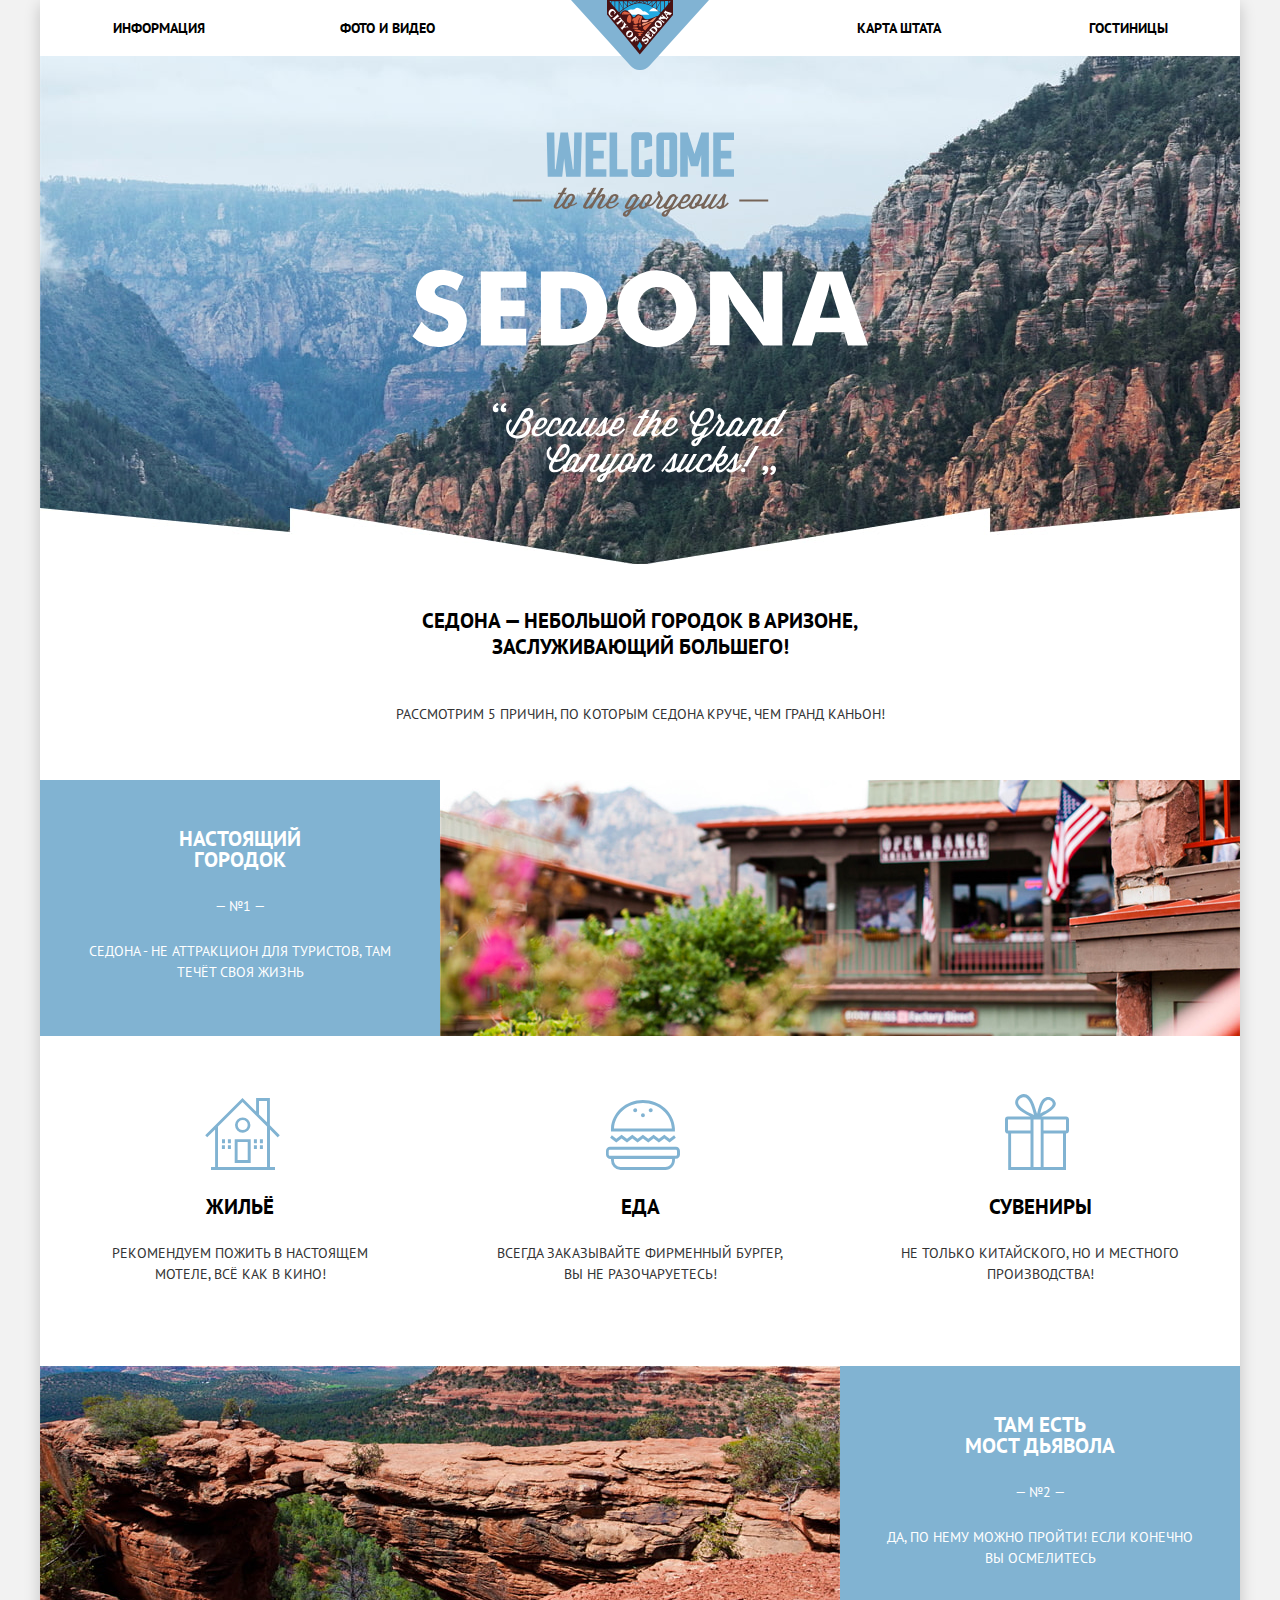
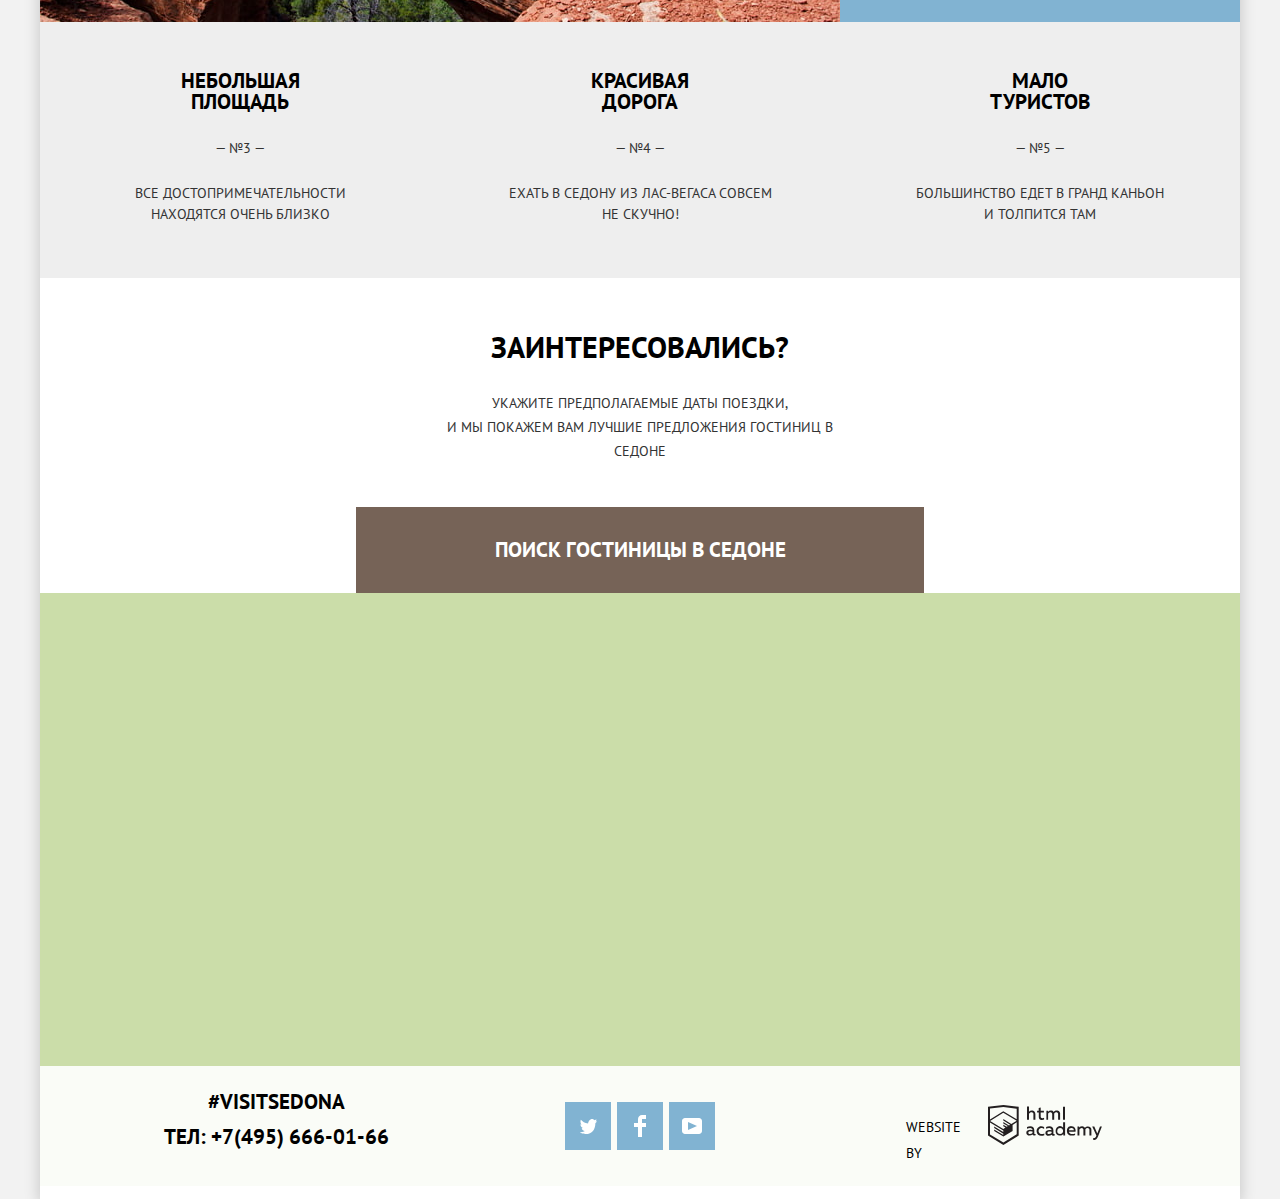
<file: index.html>
<!DOCTYPE html>
<html class="page" lang="ru">
  <head>
    <meta charset="utf-8">
    <title>Седона Главная</title>
    <link href="https://fonts.googleapis.com/css2?family=PT+Sans:wght@400;700&display=swap" rel="stylesheet">
    <link href="css/normalize.css" rel="stylesheet">
    <link href="css/style.min.css" rel="stylesheet">
  </head>

  <body class="page-body">
  <div class="wrapper">
    <header class="header">
      <a class="header-logo">
        <img src="img/logo-sedona.svg" width="138" height="70"
             alt="Логотип компании Седона">
      </a>
      <nav class="main-navigation">
        <ul class="navigation-list">
          <li><a href="#">Информация</a></li>
          <li><a href="#">Фото и видео</a></li>
          <li><a href="#">Карта штата</a></li>
          <li><a href="catalog.html">Гостиницы</a></li>
        </ul>
      </nav>
    </header>

    <main class="main">
      <div class="introduction">
        <div class="introduction-picture">
          <h1 class="visually-hidden">Сервис поиска жилья в городке Седона</h1>
          <img src="img/welcome.svg" width="457" height="351"
               lang="en" alt="Welcome to the gorgeous Sedona. Because the Grand Canyon sucks!">
        </div>
        <p>Седона — небольшой городок в Аризоне, заслуживающий большего!</p>
      </div>
      <section class="features">
        <h2>Рассмотрим 5 причин, по которым Седона круче, чем Гранд Каньон!</h2>
        <ol class="features-list">
          <li class="feature-item feature-main feature-item-big">
            <div class="feature-item-wrapper">
              <span>— №1 —</span>
              <h3 class="feature-heading">Настоящий городок</h3>
              <p class="feature-text">Седона - не аттракцион для туристов, там течёт своя жизнь</p>
            </div>
            <img class="feature-img" src="img/town.jpg" width="800" height="256"
                 alt="городской пейзаж">
            <ul class="features-list-extra">
              <li class="list-extra-item extra-item-1">
                <h4>Жильё</h4>
                <p class="extra-text">Рекомендуем пожить в настоящем мотеле, всё как в кино!</p>
              </li>
              <li class="list-extra-item extra-item-2">
                <h4>Еда</h4>
                <p class="extra-text">Всегда заказывайте фирменный бургер, вы не разочаруетесь!</p>
              </li>
              <li class="list-extra-item extra-item-3">
                <h4>Сувениры</h4>
                <p class="extra-text">Не только китайского, но и местного производства!</p>
              </li>
            </ul>
          </li>
          <li class="feature-item feature-main feature-item-normal">
            <div class="feature-item-wrapper">
              <span>— №2 —</span>
              <h3 class="feature-heading">Там есть Мост&nbsp;Дьявола</h3>
              <p class="feature-text">Да, по нему можно пройти! Если конечно вы осмелитесь</p>
            </div>
            <img class="feature-img" src="img/devils-bridge.jpg" width="800" height="256"
                 alt="арочный каменный мост">
          </li>
          <li class="feature-item feature-item-small">
            <span>— №3 —</span>
            <h3 class="feature-heading">Небольшая площадь</h3>
            <p class="feature-text">Все достопримечательности находятся очень близко</p>
          </li>
          <li class="feature-item feature-item-small">
            <span>— №4 —</span>
            <h3 class="feature-heading">Красивая дорога</h3>
            <p class="feature-text">Ехать в Седону из Лас-Вегаса совсем не скучно!</p>
          </li>
          <li class="feature-item feature-item-small">
            <span>— №5 —</span>
            <h3 class="feature-heading">Мало туристов</h3>
            <p class="feature-text">Большинство едет в Гранд Каньон и&nbsp;толпится там</p>
          </li>
        </ol>
      </section>
      <section class="search-hotels">
        <div class="search-hotels-container">
          <h2 class="visually-hidden">Раздел поиска гостиниц</h2>
          <p class="question">Заинтересовались?</p>
          <p>Укажите предполагаемые даты поездки, и&nbsp;мы&nbsp;покажем&nbsp;вам&nbsp;лучшие предложения гостиниц в
            Cедоне</p>
          <button class="button button-2 open-form-button" type="button">Поиск гостиницы в Седоне</button>
        </div>
        <div class="search-form-wrapper">
          <form class="search-form search-form-show" action="https://echo.htmlacademy.ru" method="get">
            <p class="search-item search-item-date">
              <label for="datein">Дата заезда:</label>
              <input class="datein-input" id="datein" type="text" name="datein" placeholder="24 апреля 2017"
                     aria-label="поле ввода даты заезда">
              <button class="button-form-decor button-decor-calendar" type="button"
                      aria-label="отметить в календаре дату заезда">
                <span class="visually-hidden">календарь</span>
                <svg width="21" height="23" viewBox="0 0 21 23" fill="none" xmlns="http://www.w3.org/2000/svg">
                  <path fill-rule="evenodd" clip-rule="evenodd" d="M16.406 3.02498H19.251C20.217 3.02498 21 3.84698 21
                  4.86198V21.164C21 22.179 20.217 23 19.251 23H1.75C0.784 23 0 22.179 0 21.164V4.86198C0 3.84698 0.784
                  3.02498 1.75 3.02498H4.593V1.64798C4.593 1.26698 4.887 0.958984 5.25 0.958984C5.612 0.958984 5.906
                  1.26698 5.906 1.64798V3.02498H9.844V1.64798C9.844 1.26698 10.138 0.958984 10.501 0.958984C10.862
                  0.958984 11.156 1.26698 11.156 1.64798V3.02498H15.094V1.64798C15.094 1.26698 15.387 0.958984 15.75
                   0.958984C16.112 0.958984 16.406 1.26698 16.406 1.64798V3.02498ZM19.5646 21.484C19.6466 21.3979
                   19.691 21.2828 19.688 21.164H19.689V4.86198C19.689 4.60898 19.493 4.40298 19.252
                   4.40298H16.407V5.78098C16.407 6.16198 16.113 6.46998 15.751 6.46998C15.388 6.46998 15.095
                   6.16198 15.095 5.78098V4.40298H11.157V5.78098C11.157 6.16198 10.863 6.46998 10.502 6.46998C10.139
                   6.46998 9.845 6.16198 9.845 5.78098V4.40298H5.907V5.78098C5.907 6.16198 5.613 6.46998 5.251
                   6.46998C4.888 6.46998 4.594 6.16198 4.594 5.78098V4.40298H1.75C1.50263 4.40953 1.30696 4.61458
                   1.312 4.86198V21.164C1.30696 21.4114 1.50263 21.6164 1.75 21.623H19.251C19.3698 21.6201 19.4826
                   21.5701 19.5646 21.484Z"/>
                  <path fill-rule="evenodd" clip-rule="evenodd" d="M4.59399 9.2251H7.21899V11.2911H4.59399V9.2251ZM4.59399
                  12.6681H7.21899V14.7351H4.59399V12.6681ZM7.21899 16.1121H4.59399V18.1781H7.21899V16.1121ZM9.18799
                  16.1121H11.813V18.1781H9.18799V16.1121ZM11.813 12.6681H9.18799V14.7351H11.813V12.6681ZM9.18799
                  9.2251H11.813V11.2911H9.18799V9.2251ZM16.406 16.1121H13.781V18.1781H16.406V16.1121ZM13.781
                  12.6681H16.406V14.7351H13.781V12.6681ZM16.406 9.2251H13.781V11.2911H16.406V9.2251Z"/>
                </svg>
              </button>
            </p>
            <p class="search-item search-item-date">
              <label for="dateout">Дата выезда:</label>
              <input class="dateout-input" id="dateout" type="text" name="dateout" placeholder="4 июля 2017"
                     aria-label="поле ввода даты выезда">
              <button class="button-form-decor button-decor-calendar" type="button"
                      aria-label="отметить в календаре дату выезда">
                <span class="visually-hidden">календарь</span>
                <svg width="21" height="23" viewBox="0 0 21 23" fill="none" xmlns="http://www.w3.org/2000/svg">
                  <path fill-rule="evenodd" clip-rule="evenodd" d="M16.406 3.02498H19.251C20.217 3.02498 21 3.84698 21
                  4.86198V21.164C21 22.179 20.217 23 19.251 23H1.75C0.784 23 0 22.179 0 21.164V4.86198C0 3.84698 0.784
                  3.02498 1.75 3.02498H4.593V1.64798C4.593 1.26698 4.887 0.958984 5.25 0.958984C5.612 0.958984 5.906
                  1.26698 5.906 1.64798V3.02498H9.844V1.64798C9.844 1.26698 10.138 0.958984 10.501 0.958984C10.862
                  0.958984 11.156 1.26698 11.156 1.64798V3.02498H15.094V1.64798C15.094 1.26698 15.387 0.958984 15.75
                   0.958984C16.112 0.958984 16.406 1.26698 16.406 1.64798V3.02498ZM19.5646 21.484C19.6466 21.3979
                   19.691 21.2828 19.688 21.164H19.689V4.86198C19.689 4.60898 19.493 4.40298 19.252
                   4.40298H16.407V5.78098C16.407 6.16198 16.113 6.46998 15.751 6.46998C15.388 6.46998 15.095
                   6.16198 15.095 5.78098V4.40298H11.157V5.78098C11.157 6.16198 10.863 6.46998 10.502 6.46998C10.139
                   6.46998 9.845 6.16198 9.845 5.78098V4.40298H5.907V5.78098C5.907 6.16198 5.613 6.46998 5.251
                   6.46998C4.888 6.46998 4.594 6.16198 4.594 5.78098V4.40298H1.75C1.50263 4.40953 1.30696 4.61458
                   1.312 4.86198V21.164C1.30696 21.4114 1.50263 21.6164 1.75 21.623H19.251C19.3698 21.6201 19.4826
                   21.5701 19.5646 21.484Z"/>
                  <path fill-rule="evenodd" clip-rule="evenodd" d="M4.59399 9.2251H7.21899V11.2911H4.59399V9.2251ZM4.59399
                  12.6681H7.21899V14.7351H4.59399V12.6681ZM7.21899 16.1121H4.59399V18.1781H7.21899V16.1121ZM9.18799
                  16.1121H11.813V18.1781H9.18799V16.1121ZM11.813 12.6681H9.18799V14.7351H11.813V12.6681ZM9.18799
                  9.2251H11.813V11.2911H9.18799V9.2251ZM16.406 16.1121H13.781V18.1781H16.406V16.1121ZM13.781
                  12.6681H16.406V14.7351H13.781V12.6681ZM16.406 9.2251H13.781V11.2911H16.406V9.2251Z"/>
                </svg>
              </button>
            </p>
            <div class="search-item-wrapper">
              <p class="search-item search-item-number search-item-adult">
                <label for="number-adult">Взрослые:</label>
                <button class="button-form-decor number-button button-decor-minus" type="button"
                        aria-label="уменьшить количество взрослых">
                  <span>−</span>
                </button>
                <input class="number-adult-input" id="number-adult" type="number" name="number-adult" placeholder="2"
                       aria-label="поле для ввода количества взрослых">
                <button class="button-form-decor number-button button-decor-plus" type="button"
                        aria-label="увеличить количество взрослых">
                  <span>+</span>
                </button>
              </p>
              <p class="search-item search-item-number search-item-children">
                <label for="number-children">Дети:</label>
                <button class="button-form-decor number-button button-decor-minus" type="button"
                        aria-label="уменьшить количество детей">
                  <span>−</span>
                </button>
                <input class="number-children-input" id="number-children" type="number" name="number-children"
                       placeholder="0"
                       aria-label="поле для ввода количества детей">
                <button class="button-form-decor number-button button-decor-plus" type="button"
                        aria-label="увеличить количество детей">
                  <span>+</span>
                </button>
              </p>
            </div>
            <button class="button button-1 search-button" type="submit" aria-label="найти предложения гостиниц">Найти
            </button>
          </form>
        </div>
      </section>
      <section class="map">
        <h2 class="visually-hidden">Как до нас добраться</h2>
        <iframe
          src="https://www.google.com/maps/embed?pb=!1m28!1m12!1m3!1d421107.16014274146!2d-112.00303249214852!3d34.454694162690366!2m3!1f0!2f0!3f0!3m2!1i1024!2i768!4f13.1!4m13!3e0!4m5!1s0x872da132f942b00d%3A0x5548c523fa6c8efd!2z0KHQtdC00L7QvdCwLCDQkNGA0LjQt9C-0L3QsCA4NjMzNiwg0KHQqNCQ!3m2!1d34.8697395!2d-111.7609896!4m5!1s0x872da132f942b00d%3A0x5548c523fa6c8efd!2z0KHQtdC00L7QvdCwLCDQkNGA0LjQt9C-0L3QsCA4NjMzNiwg0KHQqNCQ!3m2!1d34.8697395!2d-111.7609896!5e0!3m2!1sru!2sru!4v1594368966553!5m2!1sru!2sru"
          width="1200" height="593" name="карта проезда в Седону" tabindex="0">
        </iframe>
        <img class="map-image" src="img/map.jpg" width="1199" height="593" alt="карта проезда в Седону">
      </section>
    </main>

    <footer class="footer">
      <section class="footer-contacts">
        <h2 class="visually-hidden">Наши контакты</h2>
        <p class="footer-contacts-hashtag" lang="en">#visitSEDONA</p>
        <p class="footer-contacts-phone">
          тел:
          <a href="tel:+74956660166" aria-label="телефон для связи +74956660166">+7(495) 666-01-66</a>
        </p>
      </section>
      <section class="footer-social">
        <h2 class="visually-hidden">Мы в соцсетях</h2>
        <ul class="footer-social-list">
          <li class="footer-social-item">
            <a class="social-button" href="https://twitter.com/">
              <span class="visually-hidden">Седона в Твиттере</span>
              <svg width="17" height="17" viewBox="0 0 17 17" fill="none" xmlns="http://www.w3.org/2000/svg">
                <path d="M10.95 1.14409C12.635 0.648089 13.934 1.41409 14.527 2.32309C15.2 2.09209 15.858 1.84209
                16.538 1.61509C16.5249 2.30145 16.2117 2.94761 15.681 3.38309C16.366 3.55309 16.985 2.89209 16.985
                2.89209C16.816 3.89209 15.979 4.68009 15.422 4.91609C15.191 11.6661 12.247 16.1331 5.34498
                15.9981H4.89898C4.48898 15.9981 0.734977 15.5381 0.000976562 14.1111C2.27198 14.3071 3.89398 13.6891
                4.69398 12.9341C3.73398 12.6341 2.01498 12.4571 1.71498 9.98409C2.06398 10.0901 2.27898 10.2121 2.90498
                10.1031C1.70498 9.24709 0.373977 8.53009 0.447977 6.33009C0.732977 6.65809 1.51498 6.86609 1.78798
                6.80209C1.08498 6.56109 -0.182023 3.44209 0.893977 1.85009C2.71198 3.70409 4.62898 5.45609 8.04598
                 5.62309C8.25398 3.33009 9.18298 1.79309 10.95 1.14409Z"/>
              </svg>
            </a>
          </li>
          <li class="footer-social-item">
            <a class="social-button" href="https://www.facebook.com/">
              <span class="visually-hidden">Седона в Фейсбуке</span>
              <svg width="12" height="22" viewBox="0 0 12 22" fill="none" xmlns="http://www.w3.org/2000/svg">
                <path d="M12 4V0H8C5.79086 0 4 1.79086 4 4V8H0V12H4V22H8V12H12V8H8V4H12Z"/>
              </svg>
            </a>
          </li>
          <li class="footer-social-item">
            <a class="social-button" href="https://www.youtube.com/">
              <span class="visually-hidden">Седона в Ютьюбе</span>
              <svg width="20" height="16" viewBox="0 0 20 16" fill="none" xmlns="http://www.w3.org/2000/svg">
                <path fill-rule="evenodd" clip-rule="evenodd" d="M3 0H17C18.65 0 20 1.35 20 3V13C20 14.65 18.65 16
                17 16H3C1.35 16 0 14.65 0 13V3C0 1.35 1.35 0 3 0ZM6.027 4.002V11.998L15.014 8L6.027 4.002Z"/>
              </svg>
            </a>
          </li>
        </ul>
      </section>
      <p class="footer-copyright" lang="en">
        <span class="footer-copyright-text">Website by</span>
        <a class="footer-copyright-link" href="https://htmlacademy.ru/intensive/htmlcss">
          <svg width="115" height="41" fill="none" xmlns="http://www.w3.org/2000/svg">
            <path fill-rule="evenodd" clip-rule="evenodd" d="M15.5 1h-.1L0 2.8v28.8l15.4 9.3 15.3-9.3V2.7L15.5 1.1zM77
            2.7h-2v13.1h2v-13zM41 2.6v5.2a4 4 0 012.8-1.3c1 0 2 .3 2.6 1 .7.7 1 1.7 1 2.7v5.6h-2v-5.3c.1-.6
            0-1-.3-1.5-.4-.4-.8-.6-1.3-.7h-.3c-1 0-2 .6-2.5 1.5v6h-2V2.6h2zM77 31.5h-1.7V30a4 4 0 01-3.4 1.6 4.7 4.7 0
             01-4.3-4.7c0-2.5 1.9-4.6 4.3-4.8a4 4 0 013.2 1.5v-5.4h2v13.2zM47 30l.6-.1v1.4l-1.2.2c-.8 0-1.5-.4-1.8-1a5
             5 0 01-3.3 1.1c-1.6 0-3-.9-3-2.8 0-2.3 2-3 3.9-3l2.3.3V26c0-1-.8-2-2.4-2-1 0-2.1.3-3.1.8v-1.9c1-.3 2.2-.5
             3.3-.6 2.5 0 4 1.2 4 4v3.2l.2.4c.1.2.2.2.4.2h.2zm-6.7-1.3c0 .4.2.8.5 1 .3.3.6.4 1 .4h.1c1 0 1.9-.4
             2.6-1v-1.6a10 10 0 00-2-.2c-1 0-2.2.3-2.2 1.4zM56 23c-.8-.4-1.7-.7-2.7-.7H53c-1.2 0-2.3.6-3.1 1.5-.9
             1-1.3 2.1-1.3 3.4v.4a4.5 4.5 0 004.7 4.2c1 0 2-.2 3-.6v-1.8c-.8.4-1.7.7-2.6.7-1 0-2.1-.5-2.7-1.5a3 3 0
              010-3c.6-1 1.6-1.5 2.7-1.5.9 0 1.7.3 2.4.8v-1.9zm10.2 7.2l.5-.1v1.4l-1.2.2c-.8 0-1.5-.4-1.8-1a5 5 0
              01-3.3 1.1c-1.6 0-3-.9-3-2.8 0-2.3 2-3 3.9-3 .7 0 1.5.1 2.2.3V26c0-1-.8-2-2.3-2-1 0-2.1.3-3.1.8v-1.9c1-.3
              2.2-.5 3.3-.6 2.5 0 4 1.2 4 4v3.2c0 .2 0 .3.2.4 0 .2.2.2.4.2h.2zm-6.3-.3c-.3-.2-.5-.6-.5-1 0-1 1.1-1.4
              2.3-1.4.6 0 1.2 0 1.9.2V29c-.7.7-1.6 1-2.6 1-.5.1-.9 0-1.1-.3zm9.4-2.9a3 3 0 013-3v.1A3 3 0 0175 26V28a3
              3 0 01-2.9 2 3 3 0 01-2.9-3zm14-4.7c3.5 0 4.8 3 4.2 5.5h-6.6c.2 1.7 1.8 2.3 3.4 2.3 1 0 1.9-.2
              2.8-.6V31c-1 .4-2.1.7-3.2.6-2.7 0-5-1.5-5-4.7 0-1.2.3-2.4 1.1-3.3.8-1 2-1.4 3.1-1.5h.2zm-2.4 4a2.4
              2.4 0 012.5-2.3 2 2 0 011.8.6c.4.5.6 1.1.6 1.7h-5zm8.6 5.3v-9h1.7v1a4 4 0 013-1.3 3 3 0 012.7
              1.5c.8-.9 2-1.4 3.1-1.4 1 0 1.9.3 2.5 1 .7.7 1 1.6.9 2.6v5.6h-2v-5.6c0-.4
              0-.9-.4-1.2-.3-.4-.7-.6-1.1-.7h-.3a3 3 0 00-2.2 1.2v6.3h-2v-5.6c0-.4
              0-.9-.4-1.2-.2-.4-.7-.6-1.1-.7h-.2c-1 .1-1.8.6-2.3 1.4v6.1h-1.9zm24.5-9h-2l-2.7 6.8-3-6.8h-2.1l4.2
              9-.2.5c-.5 1.4-1.2 2-2.1 2a3 3 0 01-1 0v1.6l1.2.2c1.3 0 2.6-.8 3.6-3.1l4-10.2zM52.7 6.8V3.5l-2
              .5v2.7h-1.6v1.8h1.7V13c0 .8.2 1.6.8 2.2.6.6 1.4.9 2.2.7a7 7 0 002.3-.3v-1.8c-.5.3-1.1.4-1.7.4-1.2
              0-1.7-.4-1.7-1.6v-4h3.2V6.7h-3.2zm5.7 9v-9H60v1a4 4 0 013-1.3 3 3 0 012.7 1.4c.8-.9 1.9-1.4 3-1.4 1 0 2
              .3 2.6 1 .6.7 1 1.7.8 2.6v5.6h-2v-5.5c0-.5 0-1-.4-1.3-.2-.3-.7-.6-1.1-.6h-.2a3 3 0 00-2.2
              1.2v6.2h-2v-5.5c0-.5-.1-1-.4-1.3-.3-.3-.7-.6-1.1-.6h-.3c-1 0-1.8.6-2.3 1.4v6h-1.8zM28.7
              30.3zm0-12v12l-13.3 8.1-13.4-8V18.4l13.3 8.1V28l-9.1-5.5V24l9.1 5.7V31l-9.1-5.6V27l9.2 5.6
              9.2-5.7v-6l4.1-2.6zm0-1.5L25 18.9 23.3 20l-8-5v1.5l6.9 4.2-.2.1-1 .6-5.7-3.4v1.4l4.5 2.7-1
              .7-3.5-2v1.4l2.2 1.3-2.2 1.4-13.2-8 13.2-8.2 13.4 8zM15.3 7.3l13.4 8V4.7L15.4 3 2 4.6v10.8l13.3-8.1z"/>
          </svg>
          <span class="visually-hidden">Website by HTML Academy</span>
        </a>
      </p>
    </footer>
  </div>
  <script src="js/script.min.js"></script>
  </body>
</html>
</file>
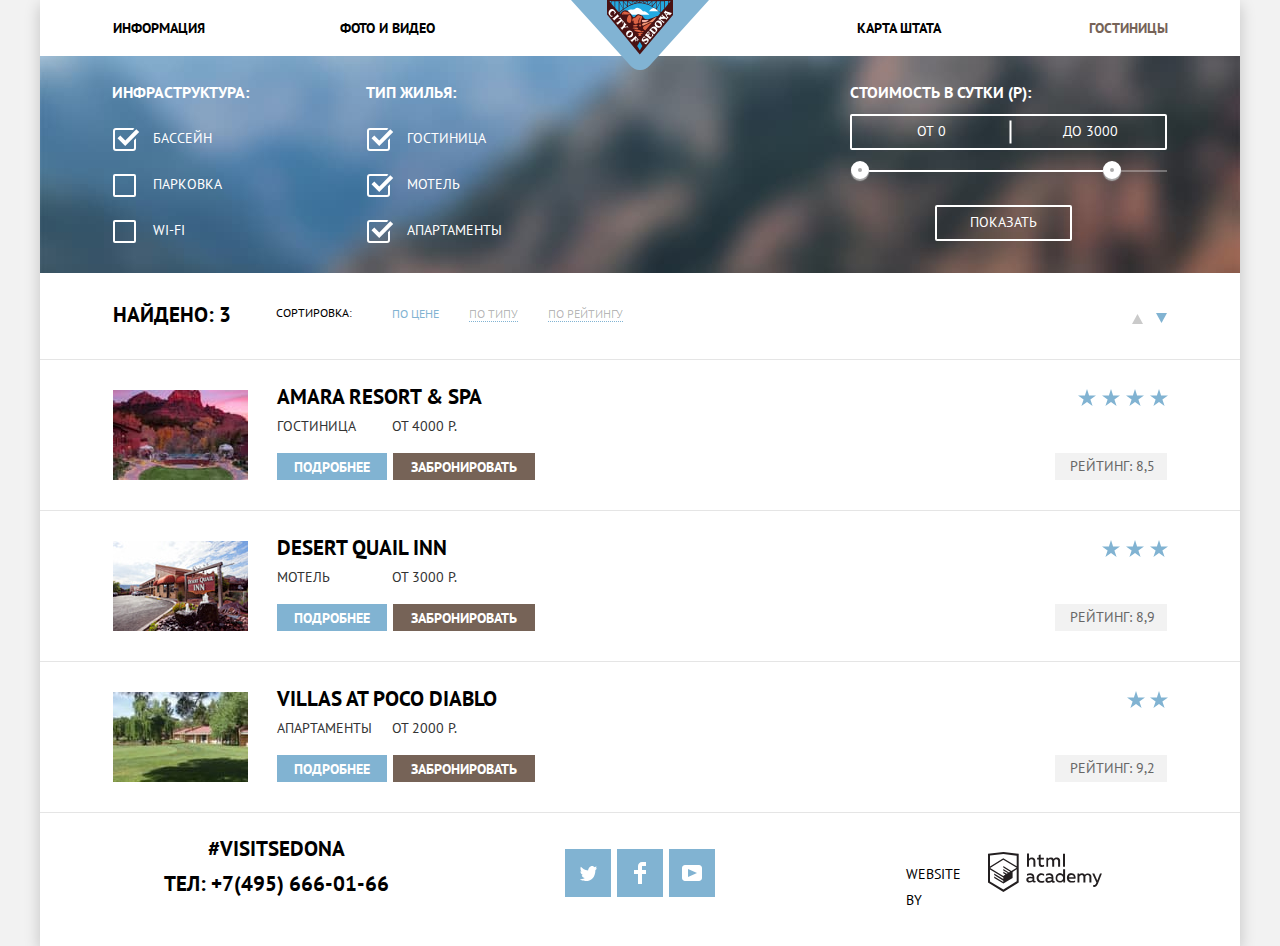
<file: catalog.html>
<!DOCTYPE html>
<html class="page" lang="ru">
  <head>
    <meta charset="utf-8">
    <title>Гостиницы</title>
    <link href="https://fonts.googleapis.com/css2?family=PT+Sans:wght@400;700&display=swap" rel="stylesheet">
    <link href="css/normalize.css" rel="stylesheet">
    <link href="css/style.min.css" rel="stylesheet">
  </head>

  <body class="page-body">
  <div class="wrapper">
    <header class="header">
      <a class="header-logo" href="index.html">
        <img src="img/logo-sedona.svg" width="138" height="70"
             alt="Логотип компании Седона">
      </a>
      <nav class="main-navigation">
        <ul class="navigation-list">
          <li><a href="#">Информация</a></li>
          <li><a href="#">Фото и видео</a></li>
          <li><a href="#">Карта штата</a></li>
          <li><a>Гостиницы</a></li>
        </ul>
      </nav>
    </header>

    <main class="main">
      <h1 class="visually-hidden">Гостиницы в городке Седона</h1>
      <section class="filters">
        <h2 class="visually-hidden">Подбор гостиниц по параметрам</h2>
        <!-- форма подбора гостиниц-->
        <form class="filter" method="get" action="https://echo.htmlacademy.ru">
          <fieldset class="filter-fieldset fieldset-check">
            <legend class="filter-legend">Инфраструктура:</legend>
            <ul class="filter-list">
              <li class="filter-list-item">
                <input class="visually-hidden filter-input-checkbox" type="checkbox" name="pool" id="filter-pool"
                       checked>
                <label for="filter-pool">Бассейн</label>
              </li>
              <li class="filter-list-item">
                <input class="visually-hidden filter-input-checkbox" type="checkbox" name="parking" id="filter-parking">
                <label for="filter-parking">Парковка</label>
              </li>
              <li class="filter-list-item" lang="en">
                <input class="visually-hidden filter-input-checkbox" type="checkbox" name="Wi-Fi" id="filter-Wi-Fi">
                <label for="filter-Wi-Fi">Wi-Fi</label>
              </li>
            </ul>
          </fieldset>
          <fieldset class="filter-fieldset fieldset-check">
            <legend class="filter-legend">Тип жилья:</legend>
            <ul class="filter-list">
              <li class="filter-list-item">
                <input class="visually-hidden filter-input-checkbox" type="checkbox" name="hotel" id="filter-hotel"
                       checked>
                <label for="filter-hotel">Гостиница</label>
              </li>
              <li class="filter-list-item">
                <input class="visually-hidden filter-input-checkbox" type="checkbox" name="motel" id="filter-motel"
                       checked>
                <label for="filter-motel">Мотель</label>
              </li>
              <li class="filter-list-item">
                <input class="visually-hidden filter-input-checkbox" type="checkbox" name="apartments"
                       id="filter-apartments" checked>
                <label for="filter-apartments">Апартаменты</label>
              </li>
            </ul>
          </fieldset>
          <div>
            <fieldset class="filter-fieldset filter-fieldset-range">
              <legend class="filter-legend">Стоимость в сутки (Р):</legend>
              <div class="range-filter">
                <div class="price-controls">
                  <div class="price-wrapper min-price-wrapper">
                    <label class="min-price" for="min-price">от</label>
                    <input type="number" name="min-price" id="min-price" min="0" value="0"
                           aria-label="ввести нижнюю границу диапазона цены">
                  </div>
                  <div class="price-wrapper max-price-wrapper">
                    <label class="max-price" for="max-price">до</label>
                    <input type="number" name="max-price" id="max-price" min="0" value="3000"
                           aria-label="ввести верхнюю границу диапазона цены">
                  </div>
                </div>
                <div class="range-controls">
                  <div class="scale">
                    <div class="bar">
                    </div>
                  </div>
                  <button class="toggle toggle-min" type="button"
                          aria-label="двигать вправо или влево чтобы выбрать нижнюю границу диапазона цены">
                  </button>
                  <button class="toggle toggle-max" type="button"
                          aria-label="двигать вправо или влево чтобы выбрать верхнюю границу диапазона цены ">
                  </button>
                </div>
              </div>
            </fieldset>
            <button class="button filter-button" type="submit" aria-label="показать гостиницы по выбранным параметрам">
              Показать
            </button>
          </div>
        </form>
      </section>
      <section class="sorting">
        <h2 class="visually-hidden">Сортировка списка гостиниц</h2>
        <p class="sorting-results">Найдено: 3</p>
        <p class="sorting-text">Сортировка:</p>
        <ul class="sorting-list sorting-categories">
          <li><a class="sorting-categories-link current" href="#"><span class="visually-hidden">сортировка</span>По
            цене</a></li>
          <li><a class="sorting-categories-link" href="#"><span class="visually-hidden">сортировка</span>По типу</a>
          </li>
          <li><a class="sorting-categories-link" href="#"><span class="visually-hidden">сортировка</span>По
            рейтингу</a></li>
        </ul>
        <ul class="sorting-list sorting-controls">
          <li class="sorting-controls-item sorting-controls-up">
            <a class="sorting-controls-link" href="#">
              <span class="visually-hidden">сортировка по возрастанию</span>
              <svg width="11" height="10" viewBox="0 0 11 10" fill="none" xmlns="http://www.w3.org/2000/svg">
                <path d="M5.5 10L11 0L0 0L5.5 10Z"/>
              </svg>
            </a>
          </li>
          <li class="sorting-controls-item sorting-controls-down">
            <a class="sorting-controls-link current" href="#">
              <span class="visually-hidden">сортировка по убыванию</span>
              <svg width="11" height="10" viewBox="0 0 11 10" fill="none" xmlns="http://www.w3.org/2000/svg">
                <path d="M5.5 10L11 0L0 0L5.5 10Z"/>
              </svg>
            </a>
          </li>
        </ul>
      </section>
      <section class="catalog">
        <h2 class="visually-hidden">Список гостиниц</h2>
        <ul class="catalog-list">
          <li class="catalog-item">
            <p class="catalog-item-image">
              <a href="#">
                <img src="img/amara-resort-spa.jpg" width="135" height="90" alt="территория гостиницы">
              </a>
            </p>
            <div class="catalog-item-info">
              <h3 lang="en">
                <a class="item-link" href="#">
                  Amara Resort &amp; Spa
                </a>
              </h3>
              <div class="item-info-wrapper">
                <span>Гостиница </span>
                <span>от 4000 Р.</span>
              </div>
              <a class="button button-1 catalog-button" href="#">Подробнее</a>
              <a class="button button-2 catalog-button" href="#">Забронировать</a>
            </div>
            <div class="wrap-rating">
              <p class="catalog-item-stars four-stars">
                <span class="visually-hidden">Звездная классификация гостиницы: 4 звезды</span>
              </p>
              <p class="rating">Рейтинг: 8,5</p>
            </div>
          </li>
          <li class="catalog-item">
            <p class="catalog-item-image">
              <a href="#">
                <img src="img/desert-quail-inn.jpg" width="135" height="90" alt="территория мотеля">
              </a>
            </p>
            <div class="catalog-item-info">
              <h3 lang="en">
                <a class="item-link" href="#">
                  Desert Quail Inn
                </a>
              </h3>
              <div class="item-info-wrapper">
                <span>Мотель</span>
                <span>от 3000 Р.</span>
              </div>
              <a class="button button-1 catalog-button" href="#">Подробнее</a>
              <a class="button button-2 catalog-button" href="#">Забронировать</a>
            </div>
            <div class="wrap-rating">
              <p class="catalog-item-stars three-stars">
                <span class="visually-hidden">Звездная классификация гостиницы: 3 звезды</span>
              </p>
              <p class="rating">Рейтинг: 8,9</p>
            </div>
          </li>
          <li class="catalog-item">
            <p class="catalog-item-image">
              <a href="#">
                <img src="img/villas-at-poco-diablo.jpg" width="135" height="90"
                     alt="территория апартаментов">
              </a>
            </p>
            <div class="catalog-item-info">
              <h3 lang="en">
                <a class="item-link" href="#">
                  Villas at Poco Diablo
                </a>
              </h3>
              <div class="item-info-wrapper">
                <span>Апартаменты</span>
                <span>от 2000 Р.</span>
              </div>
              <a class="button button-1 catalog-button" href="#">Подробнее</a>
              <a class="button button-2 catalog-button" href="#">Забронировать</a>
            </div>
            <div class="wrap-rating">
              <p class="catalog-item-stars two-stars">
                <span class="visually-hidden">Звездная классификация гостиницы: 2 звезды</span>
              </p>
              <p class="rating">Рейтинг: 9,2</p>
            </div>
          </li>
        </ul>
      </section>
    </main>

    <footer class="footer">
      <section class="footer-contacts">
        <h2 class="visually-hidden">Наши контакты</h2>
        <p class="footer-contacts-hashtag" lang="en">#visitSEDONA</p>
        <p class="footer-contacts-phone">
          тел:
          <a href="tel:+74956660166" aria-label="телефон для связи +74956660166">+7(495) 666-01-66</a>
        </p>
      </section>
      <section class="footer-social">
        <h2 class="visually-hidden">Мы в соцсетях</h2>
        <ul class="footer-social-list">
          <li class="footer-social-item">
            <a class="social-button" href="https://twitter.com/">
              <span class="visually-hidden">Седона в Твиттере</span>
              <svg width="17" height="17" viewBox="0 0 17 17" fill="none" xmlns="http://www.w3.org/2000/svg">
                <path d="M10.95 1.14409C12.635 0.648089 13.934 1.41409 14.527 2.32309C15.2 2.09209 15.858 1.84209
                16.538 1.61509C16.5249 2.30145 16.2117 2.94761 15.681 3.38309C16.366 3.55309 16.985 2.89209 16.985
                2.89209C16.816 3.89209 15.979 4.68009 15.422 4.91609C15.191 11.6661 12.247 16.1331 5.34498
                15.9981H4.89898C4.48898 15.9981 0.734977 15.5381 0.000976562 14.1111C2.27198 14.3071 3.89398 13.6891
                4.69398 12.9341C3.73398 12.6341 2.01498 12.4571 1.71498 9.98409C2.06398 10.0901 2.27898 10.2121 2.90498
                10.1031C1.70498 9.24709 0.373977 8.53009 0.447977 6.33009C0.732977 6.65809 1.51498 6.86609 1.78798
                6.80209C1.08498 6.56109 -0.182023 3.44209 0.893977 1.85009C2.71198 3.70409 4.62898 5.45609 8.04598
                 5.62309C8.25398 3.33009 9.18298 1.79309 10.95 1.14409Z"/>
              </svg>
            </a>
          </li>
          <li class="footer-social-item">
            <a class="social-button" href="https://www.facebook.com/">
              <span class="visually-hidden">Седона в Фейсбуке</span>
              <svg width="12" height="22" viewBox="0 0 12 22" fill="none" xmlns="http://www.w3.org/2000/svg">
                <path d="M12 4V0H8C5.79086 0 4 1.79086 4 4V8H0V12H4V22H8V12H12V8H8V4H12Z"/>
              </svg>
            </a>
          </li>
          <li class="footer-social-item">
            <a class="social-button" href="https://www.youtube.com/">
              <span class="visually-hidden">Седона в Ютьюбе</span>
              <svg width="20" height="16" viewBox="0 0 20 16" fill="none" xmlns="http://www.w3.org/2000/svg">
                <path fill-rule="evenodd" clip-rule="evenodd" d="M3 0H17C18.65 0 20 1.35 20 3V13C20 14.65 18.65 16
                17 16H3C1.35 16 0 14.65 0 13V3C0 1.35 1.35 0 3 0ZM6.027 4.002V11.998L15.014 8L6.027 4.002Z"/>
              </svg>
            </a>
          </li>
        </ul>
      </section>
      <p class="footer-copyright" lang="en">
        <span class="footer-copyright-text">Website by</span>
        <a class="footer-copyright-link" href="https://htmlacademy.ru/intensive/htmlcss">
          <svg width="115" height="41" fill="none" xmlns="http://www.w3.org/2000/svg">
            <path fill-rule="evenodd" clip-rule="evenodd" d="M15.5 1h-.1L0 2.8v28.8l15.4 9.3 15.3-9.3V2.7L15.5 1.1zM77
            2.7h-2v13.1h2v-13zM41 2.6v5.2a4 4 0 012.8-1.3c1 0 2 .3 2.6 1 .7.7 1 1.7 1 2.7v5.6h-2v-5.3c.1-.6
            0-1-.3-1.5-.4-.4-.8-.6-1.3-.7h-.3c-1 0-2 .6-2.5 1.5v6h-2V2.6h2zM77 31.5h-1.7V30a4 4 0 01-3.4 1.6 4.7 4.7 0
             01-4.3-4.7c0-2.5 1.9-4.6 4.3-4.8a4 4 0 013.2 1.5v-5.4h2v13.2zM47 30l.6-.1v1.4l-1.2.2c-.8 0-1.5-.4-1.8-1a5
             5 0 01-3.3 1.1c-1.6 0-3-.9-3-2.8 0-2.3 2-3 3.9-3l2.3.3V26c0-1-.8-2-2.4-2-1 0-2.1.3-3.1.8v-1.9c1-.3 2.2-.5
             3.3-.6 2.5 0 4 1.2 4 4v3.2l.2.4c.1.2.2.2.4.2h.2zm-6.7-1.3c0 .4.2.8.5 1 .3.3.6.4 1 .4h.1c1 0 1.9-.4
             2.6-1v-1.6a10 10 0 00-2-.2c-1 0-2.2.3-2.2 1.4zM56 23c-.8-.4-1.7-.7-2.7-.7H53c-1.2 0-2.3.6-3.1 1.5-.9
             1-1.3 2.1-1.3 3.4v.4a4.5 4.5 0 004.7 4.2c1 0 2-.2 3-.6v-1.8c-.8.4-1.7.7-2.6.7-1 0-2.1-.5-2.7-1.5a3 3 0
              010-3c.6-1 1.6-1.5 2.7-1.5.9 0 1.7.3 2.4.8v-1.9zm10.2 7.2l.5-.1v1.4l-1.2.2c-.8 0-1.5-.4-1.8-1a5 5 0
              01-3.3 1.1c-1.6 0-3-.9-3-2.8 0-2.3 2-3 3.9-3 .7 0 1.5.1 2.2.3V26c0-1-.8-2-2.3-2-1 0-2.1.3-3.1.8v-1.9c1-.3
              2.2-.5 3.3-.6 2.5 0 4 1.2 4 4v3.2c0 .2 0 .3.2.4 0 .2.2.2.4.2h.2zm-6.3-.3c-.3-.2-.5-.6-.5-1 0-1 1.1-1.4
              2.3-1.4.6 0 1.2 0 1.9.2V29c-.7.7-1.6 1-2.6 1-.5.1-.9 0-1.1-.3zm9.4-2.9a3 3 0 013-3v.1A3 3 0 0175 26V28a3
              3 0 01-2.9 2 3 3 0 01-2.9-3zm14-4.7c3.5 0 4.8 3 4.2 5.5h-6.6c.2 1.7 1.8 2.3 3.4 2.3 1 0 1.9-.2
              2.8-.6V31c-1 .4-2.1.7-3.2.6-2.7 0-5-1.5-5-4.7 0-1.2.3-2.4 1.1-3.3.8-1 2-1.4 3.1-1.5h.2zm-2.4 4a2.4
              2.4 0 012.5-2.3 2 2 0 011.8.6c.4.5.6 1.1.6 1.7h-5zm8.6 5.3v-9h1.7v1a4 4 0 013-1.3 3 3 0 012.7
              1.5c.8-.9 2-1.4 3.1-1.4 1 0 1.9.3 2.5 1 .7.7 1 1.6.9 2.6v5.6h-2v-5.6c0-.4
              0-.9-.4-1.2-.3-.4-.7-.6-1.1-.7h-.3a3 3 0 00-2.2 1.2v6.3h-2v-5.6c0-.4
              0-.9-.4-1.2-.2-.4-.7-.6-1.1-.7h-.2c-1 .1-1.8.6-2.3 1.4v6.1h-1.9zm24.5-9h-2l-2.7 6.8-3-6.8h-2.1l4.2
              9-.2.5c-.5 1.4-1.2 2-2.1 2a3 3 0 01-1 0v1.6l1.2.2c1.3 0 2.6-.8 3.6-3.1l4-10.2zM52.7 6.8V3.5l-2
              .5v2.7h-1.6v1.8h1.7V13c0 .8.2 1.6.8 2.2.6.6 1.4.9 2.2.7a7 7 0 002.3-.3v-1.8c-.5.3-1.1.4-1.7.4-1.2
              0-1.7-.4-1.7-1.6v-4h3.2V6.7h-3.2zm5.7 9v-9H60v1a4 4 0 013-1.3 3 3 0 012.7 1.4c.8-.9 1.9-1.4 3-1.4 1 0 2
              .3 2.6 1 .6.7 1 1.7.8 2.6v5.6h-2v-5.5c0-.5 0-1-.4-1.3-.2-.3-.7-.6-1.1-.6h-.2a3 3 0 00-2.2
              1.2v6.2h-2v-5.5c0-.5-.1-1-.4-1.3-.3-.3-.7-.6-1.1-.6h-.3c-1 0-1.8.6-2.3 1.4v6h-1.8zM28.7
              30.3zm0-12v12l-13.3 8.1-13.4-8V18.4l13.3 8.1V28l-9.1-5.5V24l9.1 5.7V31l-9.1-5.6V27l9.2 5.6
              9.2-5.7v-6l4.1-2.6zm0-1.5L25 18.9 23.3 20l-8-5v1.5l6.9 4.2-.2.1-1 .6-5.7-3.4v1.4l4.5 2.7-1
              .7-3.5-2v1.4l2.2 1.3-2.2 1.4-13.2-8 13.2-8.2 13.4 8zM15.3 7.3l13.4 8V4.7L15.4 3 2 4.6v10.8l13.3-8.1z"/>
          </svg>
          <span class="visually-hidden">Website by HTML Academy</span>
        </a>
      </p>
    </footer>
  </div>
  </body>
</html>
</file>
<file: css/style.min.css>
@-webkit-keyframes smooth{0%{-webkit-transform:translateY(-395px);transform:translateY(-395px)}}@keyframes smooth{0%{-webkit-transform:translateY(-395px);transform:translateY(-395px)}}@-webkit-keyframes shake{0%,to{-webkit-transform:translateX(0);transform:translateX(0)}10%,30%,50%,70%,90%{-webkit-transform:translateX(-10px);transform:translateX(-10px)}20%,40%,60%,80%{-webkit-transform:translateX(10px);transform:translateX(10px)}}@keyframes shake{0%,to{-webkit-transform:translateX(0);transform:translateX(0)}10%,30%,50%,70%,90%{-webkit-transform:translateX(-10px);transform:translateX(-10px)}20%,40%,60%,80%{-webkit-transform:translateX(10px);transform:translateX(10px)}}:root{--white: #FFFFFF;--background-basic: #EEEEEE;--background-mountain: #B38B84;--background-map: #CBDDA9;--background-other: #F2F2F2;--small-text: #333333;--box-shadow-all: rgba(0, 1, 1, 0.2);--box-shadow-form: rgba(0, 1, 1, 0.15);--input-hover: #EBEBEB;--border: #E5E5E5;--form-icon: #A9A9A9;--checkbox-blocked: #6A6A6A;--range-round: #ABABAB;--scale-text-opacity: rgba(255, 255, 255, 0.3);--sorting-icon: #CACACA;--rating-text: #666666;--footer: rgba(255, 255, 255, 0.9);--html-academy: #231F20;--html-academy-active: #BDBBBC;--button-2-hover: #604E43;--button-2-active: #503E33;--extra-color: #766357;--button-1-hover: #669EC0;--button-1-active: #5496BD;--theme-color: #81B3D2;--black: #000000;--sorting-link: rgba(0, 0, 0, 0.3)}body{-webkit-box-sizing:border-box;box-sizing:border-box;min-width:1200px;margin:0;padding:0;font-size:14px;line-height:21px;font-weight:400;font-family:"PT Sans",Arial,sans-serif;text-transform:uppercase;color:var(--small-text);background-color:var(--background-other)}*,:after,:before{-webkit-box-sizing:inherit;box-sizing:inherit}a{text-decoration:none}img{max-width:100%;height:auto}.visually-hidden:not(:focus):not(:active),input[type=checkbox].visually-hidden,input[type=radio].visually-hidden{position:absolute;width:1px;height:1px;margin:-1px;padding:0;border:0;white-space:nowrap;-webkit-clip-path:inset(100%);clip-path:inset(100%);clip:rect(0 0 0 0);overflow:hidden}.header{position:relative;width:100%;margin-bottom:15px;padding-top:15px}.wrapper{display:-ms-grid;display:grid;-ms-grid-rows:-webkit-min-content 1fr -webkit-min-content;-ms-grid-rows:min-content 1fr min-content;grid-template-rows:-webkit-min-content 1fr -webkit-min-content;grid-template-rows:min-content 1fr min-content;-ms-flex-line-pack:start;align-content:start;width:1200px;min-height:100vh;margin:0 auto;background-color:var(--white);-webkit-box-shadow:0 5px 15px var(--box-shadow-all);box-shadow:0 5px 15px var(--box-shadow-all)}.header-logo{position:absolute;top:0;right:50%;left:50%;width:138px;height:70px;margin-left:-69px}.main-navigation{padding-right:72px;padding-left:73px;line-height:26px;font-weight:700;list-style:none}.navigation-list{display:-webkit-box;display:-ms-flexbox;display:flex;-ms-flex-wrap:wrap;flex-wrap:wrap;margin:0;padding:0;list-style:none}.navigation-list li{width:227px}.navigation-list li:nth-child(4n+1){text-align:left}.navigation-list li:nth-child(4n+2){margin-right:auto;text-align:left}.navigation-list li:nth-child(4n+3),.navigation-list li:nth-child(4n+4){text-align:right}.navigation-list a:not([href]){color:var(--extra-color)}.navigation-list a{color:var(--black)}.navigation-list a:focus,.navigation-list a:hover{color:var(--theme-color)}.navigation-list a:active{color:var(--sorting-link)}.introduction{margin-bottom:41px;text-align:center}.introduction-picture{margin-bottom:43px;padding-top:76px;padding-bottom:82px;background-color:var(--background-mountain);background-image:url(../img/mountain-landscape.jpg);background-position:center bottom;background-size:cover}.introduction-picture img{display:block;width:457px;height:351px;margin:0 auto;vertical-align:middle}.introduction p{margin:0 365px;font-size:21px;line-height:26px;font-weight:700;color:var(--black)}.features{position:relative;z-index:10;text-align:center;font-size:14px;line-height:21px;font-weight:400;overflow:hidden}.features-list{display:-ms-grid;display:grid;-ms-grid-columns:1fr 1fr 1fr;grid-template-columns:1fr 1fr 1fr;-ms-grid-rows:auto 1fr 1fr;grid-template-rows:auto 1fr 1fr;margin:0;padding:0;list-style:none}.features-list>:nth-child(1){-ms-grid-row:1;-ms-grid-column:1}.features-list>:nth-child(2){-ms-grid-row:1;-ms-grid-column:2}.features-list>:nth-child(3){-ms-grid-row:1;-ms-grid-column:3}.features-list>:nth-child(4){-ms-grid-row:2;-ms-grid-column:1}.features-list>:nth-child(5){-ms-grid-row:2;-ms-grid-column:2}.features-list>:nth-child(6){-ms-grid-row:2;-ms-grid-column:3}.features-list>:nth-child(7){-ms-grid-row:3;-ms-grid-column:1}.features-list>:nth-child(8){-ms-grid-row:3;-ms-grid-column:2}.features-list>:nth-child(9){-ms-grid-row:3;-ms-grid-column:3}.features h2{margin:0 0 53px;font-size:inherit;line-height:26px;font-weight:inherit}.feature-item h3,.feature-item h4{margin:0 0 26px;padding-right:70px;padding-left:70px;font-size:21px}.feature-item-small h3,.features-list-extra h4{color:var(--black)}.feature-item-big{-ms-grid-column:1;-ms-grid-column-span:3;grid-column:1/4;-ms-grid-row:1;-ms-grid-row-span:1;grid-row:1/2;display:-ms-grid;display:grid;-ms-grid-columns:1fr 1fr 1fr;grid-template-columns:1fr 1fr 1fr;-ms-grid-rows:-webkit-min-content auto;-ms-grid-rows:min-content auto;grid-template-rows:-webkit-min-content auto;grid-template-rows:min-content auto;margin-bottom:74px}.feature-item-big>:nth-child(1){-ms-grid-row:1;-ms-grid-column:1}.feature-item-big>:nth-child(2){-ms-grid-row:1;-ms-grid-column:2}.feature-item-big>:nth-child(3){-ms-grid-row:1;-ms-grid-column:3}.feature-item-big>:nth-child(4){-ms-grid-row:2;-ms-grid-column:1}.feature-item-big>:nth-child(5){-ms-grid-row:2;-ms-grid-column:2}.feature-item-big>:nth-child(6){-ms-grid-row:2;-ms-grid-column:3}.feature-item-big .feature-item-wrapper,li.feature-item-big .feature-img,li.feature-item-normal{-ms-grid-column:1;-ms-grid-column-span:1;grid-column:1/2;-ms-grid-row:1;-ms-grid-row-span:1;grid-row:1/2}.feature-main{background-color:var(--theme-color)}.feature-main .feature-item-wrapper{display:-webkit-box;display:-ms-flexbox;display:flex;-webkit-box-orient:vertical;-webkit-box-direction:normal;-ms-flex-direction:column;flex-direction:column;padding:48px 45px;color:var(--white)}.feature-img{width:800px;height:256px;margin:0}li.feature-item-big .feature-img{-ms-grid-column:2;-ms-grid-column-span:2;grid-column:2/4}li.feature-item-normal{-ms-grid-column-span:3;grid-column:1/4;-ms-grid-row:2;grid-row:2/3;display:-ms-grid;display:grid;-ms-grid-columns:1fr 1fr 1fr;grid-template-columns:1fr 1fr 1fr;-ms-grid-rows:auto;grid-template-rows:auto}li.feature-item-normal>:nth-child(1){-ms-grid-row:1;-ms-grid-column:1}li.feature-item-normal>:nth-child(2){-ms-grid-row:1;-ms-grid-column:2}li.feature-item-normal>:nth-child(3){-ms-grid-row:1;-ms-grid-column:3}.feature-item-normal .feature-img,.feature-item-normal .feature-item-wrapper{-ms-grid-column:3;-ms-grid-column-span:1;grid-column:3/4;-ms-grid-row:1;-ms-grid-row-span:1;grid-row:1/2}.feature-item-normal .feature-img{-ms-grid-column:1;-ms-grid-column-span:2;grid-column:1/3;margin:0}.feature-item span{margin:0 0 24px}.feature-text{margin:0}.features-list-extra,li.feature-item-small{display:-webkit-box;display:-ms-flexbox;display:flex}.features-list-extra{-ms-grid-column:1;-ms-grid-column-span:3;grid-column:1/4;-ms-grid-row:2;-ms-grid-row-span:1;grid-row:2/3;-ms-flex-wrap:wrap;flex-wrap:wrap;-ms-flex-pack:distribute;justify-content:space-around;min-height:256px;margin:0;padding:0;background-color:var(--white);list-style:none}.list-extra-item{width:400px;padding-top:160px;padding-right:50px;padding-left:50px}.list-extra-item h4{position:relative}.list-extra-item h4::after{content:"";position:absolute;bottom:47px;left:50%;margin-left:-35px;color:var(--theme-color);background-repeat:no-repeat;background-position:0 0}.extra-item-1 h4::after{width:75px;height:72px;background-image:url(../img/housing.svg)}.extra-item-2 h4::after{width:75px;height:70px;background-image:url(../img/food.svg)}.extra-item-3 h4::after{width:64px;height:77px;background-image:url(../img/souvenirs.svg)}.extra-text{margin:0}.feature-heading{-webkit-box-ordinal-group:0;-ms-flex-order:-1;order:-1}li.feature-item-small{-webkit-box-orient:vertical;-webkit-box-direction:normal;-ms-flex-direction:column;flex-direction:column;padding:48px 60px;background-color:var(--background-basic)}.search-hotels{padding-left:300px;padding-right:300px;line-height:24px;text-align:center}.search-hotels-container{position:relative;z-index:10;padding-top:20px;background-color:var(--white);overflow:hidden}.question{margin-bottom:25px;font-size:30px;line-height:38px;font-weight:700;color:var(--black)}.question+p{margin:0;padding:0 82px}.search-hotels button{margin-bottom:0;font-size:21px;line-height:26px}.open-form-button{width:568px;padding:30px;margin-top:44px}.button{display:inline-block;font-weight:700;text-transform:uppercase;text-align:center;vertical-align:middle;color:var(--white);border:0;cursor:pointer}.button-1{background-color:var(--theme-color)}.button-1:focus,.button-1:hover{background-color:var(--button-1-hover)}.button-1:active{color:var(--scale-text-opacity);background-color:var(--button-1-active)}.button-2{background-color:var(--extra-color)}.button-2:focus,.button-2:hover{background-color:var(--button-2-hover)}.button-2:active{color:var(--scale-text-opacity);background-color:var(--button-2-active)}.button-2:focus{outline:5px auto var(--theme-color)}.button:-moz-focusring,.social-button:-moz-focusring{outline:thin dotted var(--theme-color);outline-offset:1px}.search-form-close{display:none}.search-form-show{display:block;-webkit-animation:smooth 1.9s ease-in-out;animation:smooth 1.9s ease-in-out}.search-form-error{-webkit-animation:shake .6s;animation:shake .6s}.error-message{position:absolute;bottom:340px;left:181px;color:var(--background-map)}.search-form-wrapper{position:relative;width:100%}.search-form{position:absolute;top:0;right:16px;z-index:3;width:568px;margin:0 auto;padding:54px 55px 55px;font-size:14px;line-height:26px;font-weight:700;text-align:left;color:var(--black);background-color:var(--white);-webkit-box-shadow:0 7px 15px var(--box-shadow-form);box-shadow:0 7px 15px var(--box-shadow-form)}.search-item{position:relative;display:-webkit-box;display:-ms-flexbox;display:flex;-webkit-box-pack:justify;-ms-flex-pack:justify;justify-content:space-between;margin:0 0 30px}.search-item-adult{margin-right:14px;width:226px}.search-item-children{min-width:180px}.search-item-wrapper{display:-webkit-box;display:-ms-flexbox;display:flex;-webkit-box-pack:justify;-ms-flex-pack:justify;justify-content:space-between}.search-item input{margin:0;font-size:inherit;line-height:inherit;font-weight:700;text-transform:inherit;background-color:var(--background-other);border:2px solid transparent;outline:0}.search-item label{margin:0;-ms-flex-item-align:center;-ms-grid-row-align:center;align-self:center}.search-item-date input{width:346px;padding:4px 40px 4px 11px}.search-item-number input{width:114px;padding:4px 40px;text-align:center}.search-item-number{margin-bottom:45px}.search-item input:hover{background-color:var(--input-hover)}.search-item input:focus{background-color:var(--white);border:2px solid var(--border)}.search-item input:-ms-input-placeholder,.search-item input::-ms-input-placeholder{color:var(--black)}.search-item input::-moz-placeholder{color:var(--black);opacity:1}.search-item input::-webkit-input-placeholder{color:var(--black)}.search-item input::placeholder{color:var(--black)}.price-wrapper input[type=number]::-webkit-inner-spin-button,.price-wrapper input[type=number]::-webkit-outer-spin-button,.search-item-number input[type=number]::-webkit-inner-spin-button,.search-item-number input[type=number]::-webkit-outer-spin-button{-webkit-appearance:none;appearance:none;margin:0}.price-wrapper input[type=number],.search-item-number input[type=number]{-moz-appearance:textfield}.search-button{width:458px;margin-top:9px;padding:16px 17px}.button-form-decor{position:absolute;width:38px;height:38px;margin:0;padding:0;border:0;cursor:pointer}.button-decor-calendar{top:0;right:0;padding:4px 0 0;background-color:transparent}.button-decor-calendar path{fill:var(--form-icon)}.button-decor-calendar:focus path,.button-decor-calendar:hover path{fill:var(--black)}.button-decor-calendar:active path{fill:var(--theme-color)}.number-button{margin:0;padding:0;font-weight:700;text-transform:uppercase;text-align:center;vertical-align:middle;color:var(--form-icon);background-color:transparent;border:0}.number-button span{display:inline-block;font-size:26px;vertical-align:middle}.search-item-adult .button-decor-minus,.search-item-children .button-decor-minus{right:76px;bottom:0}.search-item-children .button-decor-plus{right:0;bottom:0}.search-item-adult .button-decor-plus{right:1px;bottom:0}.number-button:focus,.number-button:hover{color:var(--black)}.number-button:active{color:var(--theme-color)}.map{position:relative;margin:0 0 -126px;padding:0}.map iframe,.map-image{width:1200px;height:593px;margin:0;padding:0;line-height:0}.map-image{position:absolute;top:0;left:0;z-index:1;text-align:center}.map iframe{position:relative;z-index:2;background-color:var(--background-map);border:0}.footer{z-index:2;display:-ms-grid;display:grid;-ms-grid-columns:1fr 1fr 1fr;grid-template-columns:1fr 1fr 1fr;-ms-flex-pack:distribute;justify-content:space-around;padding:23px 54px 33px;line-height:26px;color:var(--black);background-color:var(--footer)}.footer-contacts{-ms-grid-column-align:center;justify-self:center;margin:0;font-size:21px;font-weight:700;text-align:center}.footer-contacts-hashtag{margin:0 0 9px}.footer-contacts-phone{margin:0}.footer-contacts a{margin:0;padding:0;color:var(--black)}.footer-contacts a:focus,.footer-contacts a:hover{color:var(--theme-color)}.footer-contacts a:active{color:var(--sorting-link)}.footer-social{-ms-grid-column-align:center;justify-self:center;width:150px;margin:0}.footer-social-list{display:-webkit-box;display:-ms-flexbox;display:flex;-ms-flex-wrap:wrap;flex-wrap:wrap;-webkit-box-pack:justify;-ms-flex-pack:justify;justify-content:space-between;margin:0;padding:0;list-style:none}.footer-social-item{padding-top:13px}.social-button{display:-webkit-box;display:-ms-flexbox;display:flex;-webkit-box-align:center;-ms-flex-align:center;align-items:center;-webkit-box-pack:center;-ms-flex-pack:center;justify-content:center;width:46px;height:48px;color:var(--white);background-color:var(--theme-color)}.social-button path{fill:var(--white)}.social-button:focus,.social-button:hover{background-color:var(--button-1-hover)}.social-button:active{background-color:var(--button-1-active)}.social-button:active path{fill:var(--scale-text-opacity)}.footer-copyright{justify-self:center;display:-webkit-box;display:-ms-flexbox;display:flex;-webkit-box-align:start;-ms-flex-align:start;align-items:start;max-width:197px;margin:0;padding:15px 0 0}.footer-copyright-text{margin-right:8px;padding-top:10px}.footer-copyright-link{margin:0;padding:0}.footer-copyright-link path{fill:var(--html-academy)}.footer-copyright-link:focus path,.footer-copyright-link:hover path{fill:var(--theme-color)}.footer-copyright-link:active path{fill:var(--html-academy-active)}.filters{margin:0;padding:26px 73px 7px 72px;color:var(--white);background-color:var(--background-mountain);background-image:url(../img/background.jpg);background-position:center bottom;background-size:cover}.filter{display:-webkit-box;display:-ms-flexbox;display:flex;-ms-flex-wrap:wrap;flex-wrap:wrap;margin:0;padding-bottom:25px}.filter-fieldset{margin:0;padding:0;border:0}.filter fieldset:not(:nth-last-child(-n+2)){margin-right:117px}.filter fieldset:nth-last-child(2){margin-right:auto}.filter-legend{margin-bottom:11px;font-size:16px;font-weight:700}.filter-list{margin:0;padding:14px 0 0 41px;list-style:none}.filter-list-item{position:relative;margin-bottom:25px}.filter-list-item:last-child{margin-bottom:0}.filter-list-item label{position:relative;display:block;vertical-align:middle;-webkit-user-select:none;-moz-user-select:none;-ms-user-select:none;user-select:none;cursor:pointer}.filter-input-checkbox{bottom:10px;right:124px}.filter-input-checkbox:not(:checked)+label::before{content:"";position:absolute;top:0;left:-40px;width:23px;height:23px;border:2px solid var(--white);border-radius:2px}.filter-input-checkbox:checked+label::before{content:"";position:absolute;top:0;left:-40px;width:27px;height:23px;background-image:url(../img/checkbox-on.svg);background-repeat:no-repeat;background-position:0 0}.filter-input-checkbox:not(:checked):disabled+label::before{content:"";position:absolute;top:0;left:-40px;width:23px;height:23px;border:2px solid var(--checkbox-blocked);border-radius:2px}.filter-input-checkbox:checked:disabled+label::before{content:"";position:absolute;top:0;left:-40px;width:27px;height:23px;background-image:url(../img/checkbox-on-blocked.svg);background-repeat:no-repeat;background-position:0 0}.filter-input-checkbox:focus+label::before{outline:thin dotted;outline:5px auto -webkit-focus-ring-color}.filter-fieldset-range{margin-bottom:20px}.range-filter{width:317px}.price-controls,.price-wrapper{position:relative;display:-webkit-box;display:-ms-flexbox;display:flex;-webkit-box-pack:justify;-ms-flex-pack:justify;justify-content:space-between}.price-controls{margin-bottom:5px;padding:5px 0 6px;border:2px solid var(--white);border-radius:2px}.price-controls::after{content:"";position:absolute;top:15px;left:147px;width:23px;height:2px;background-color:var(--white);-webkit-transform:rotate(90deg);-ms-transform:rotate(90deg);transform:rotate(90deg)}.price-wrapper{padding-right:4px}.min-price-wrapper{width:157px;padding-left:65px}.max-price-wrapper{width:102px}.price-wrapper label{margin:0;padding:0}.price-wrapper input{padding:0;font:inherit;color:var(--white);background-color:transparent;border:0}.min-price-wrapper input{width:67px}.max-price-wrapper input{width:75px}.range-controls{position:relative;height:10px;padding:15px 0}.range-controls .scale{height:2px;margin-left:7px;background-color:var(--scale-text-opacity)}.range-controls .bar{width:82%;height:2px;background:var(--white)}.toggle{position:absolute;top:6px;-webkit-box-sizing:content-box;box-sizing:content-box;width:4px;height:4px;padding:0;background-color:var(--range-round);border:7px solid var(--white);border-radius:50%;-webkit-box-shadow:0 2px 1px 0 var(--range-round);box-shadow:0 2px 1px 0 var(--range-round);cursor:pointer}.range-controls .toggle-min{left:1px}.range-controls .toggle-max{left:253px}.toggle:focus,.toggle:hover{-webkit-transform:scale(1.3);-ms-transform:scale(1.3);transform:scale(1.3)}.filter-button{width:137px;margin:0 85px;padding:5px 30px 6px;line-height:21px;font-weight:inherit;background-color:transparent;border:2px solid var(--white);border-radius:2px}.filter-button:focus,.filter-button:hover{color:var(--black);background-color:var(--white)}.sorting{display:-webkit-box;display:-ms-flexbox;display:flex;margin:29px 0 0;padding-right:73px;padding-bottom:31px;padding-left:73px;font-size:12px;line-height:18px;color:var(--black);border-bottom:1px solid var(--border)}.sorting-results{width:135px;margin:0 28px 0 0;font-size:21px;line-height:26px;font-weight:700}.sorting-text{-ms-flex-item-align:start;-ms-grid-row-align:start;align-self:start;margin:0 40px 0 0;padding-top:2px}.sorting-list{margin:0;padding:0;list-style:none}.sorting-categories{-ms-flex-item-align:start;align-self:start;-webkit-box-flex:1;-ms-flex-positive:1;flex-grow:1;display:-webkit-box;display:-ms-flexbox;display:flex;-ms-flex-wrap:wrap;flex-wrap:wrap;max-width:741px;margin-right:auto;padding-top:3px}.sorting-categories li{margin:0 30px 0 0;padding:0}.sorting-categories li:last-child{margin-right:0}.sorting-categories a{margin:0;padding:0;color:var(--sorting-link);border-bottom:1px dotted var(--theme-color)}.sorting-categories-link.current{color:var(--theme-color);border:0}.sorting-categories-link:focus,.sorting-categories-link:hover,a.item-link:focus,a.item-link:hover{color:var(--theme-color)}.sorting-categories-link:active{color:var(--black);border:0}.sorting-controls{position:relative;width:35px}.sorting-controls-item{position:absolute;width:11px;height:10px;margin:0;padding:0}.sorting-controls-up{top:15px;left:0;-webkit-transform:rotate(180deg);-ms-transform:rotate(180deg);transform:rotate(180deg)}.sorting-controls-down{top:8px;right:0}.sorting-controls-link path{fill:var(--sorting-icon)}.sorting-controls-link:focus path,.sorting-controls-link:hover path{fill:var(--black)}.sorting-controls-link.current path,.sorting-controls-link:active path{fill:var(--theme-color)}.catalog,.catalog-list{margin:0;padding:0}.catalog-list{display:-ms-grid;display:grid;list-style:none}.catalog-item{display:-webkit-box;display:-ms-flexbox;display:flex;min-height:151px;padding:24px 71px 30px 73px;border-bottom:1px solid var(--border)}.catalog-item-image{margin:0 29px 0 0;padding-top:6px;line-height:20px}.catalog-item-image img{display:block;width:135px;height:90px;vertical-align:bottom;-o-object-fit:contain;object-fit:contain}.catalog-item-info,.item-info-wrapper{display:-webkit-box;display:-ms-flexbox;display:flex}.catalog-item-info{-ms-flex-wrap:wrap;flex-wrap:wrap;-webkit-box-pack:start;-ms-flex-pack:start;justify-content:start;-webkit-box-align:start;-ms-flex-align:start;align-items:start;-ms-flex-line-pack:start;align-content:start;width:288px;margin-right:auto}.catalog-item-info h3{width:288px;margin:0 0 6px;padding:0;font-size:21px;line-height:26px;font-weight:700}.item-info-wrapper{margin-bottom:16px}.item-info-wrapper span{min-width:109px;margin:0 6px 0 0;padding:0}.catalog-item-info .button-1{width:110px;margin-right:6px}.catalog-item-info .button-2{width:142px}.catalog-button{margin:0;padding:4px 17px 2px}a.item-link{color:var(--black)}a.item-link:active{color:var(--sorting-link)}.wrap-rating{display:-webkit-box;display:-ms-flexbox;display:flex;-webkit-box-orient:vertical;-webkit-box-direction:normal;-ms-flex-direction:column;flex-direction:column;-webkit-box-pack:justify;-ms-flex-pack:justify;justify-content:space-between;padding-top:5px}.catalog-item-stars{height:17px;margin:0 0 0 auto;padding:0;background-image:url(../img/star.svg);background-repeat:space}.four-stars{width:91px}.three-stars{width:67px}.two-stars{width:42px}.rating{margin:0 2px 0 0;padding:3px 12px 3px 15px;color:var(--rating-text);background-color:var(--background-other)}
</file>
